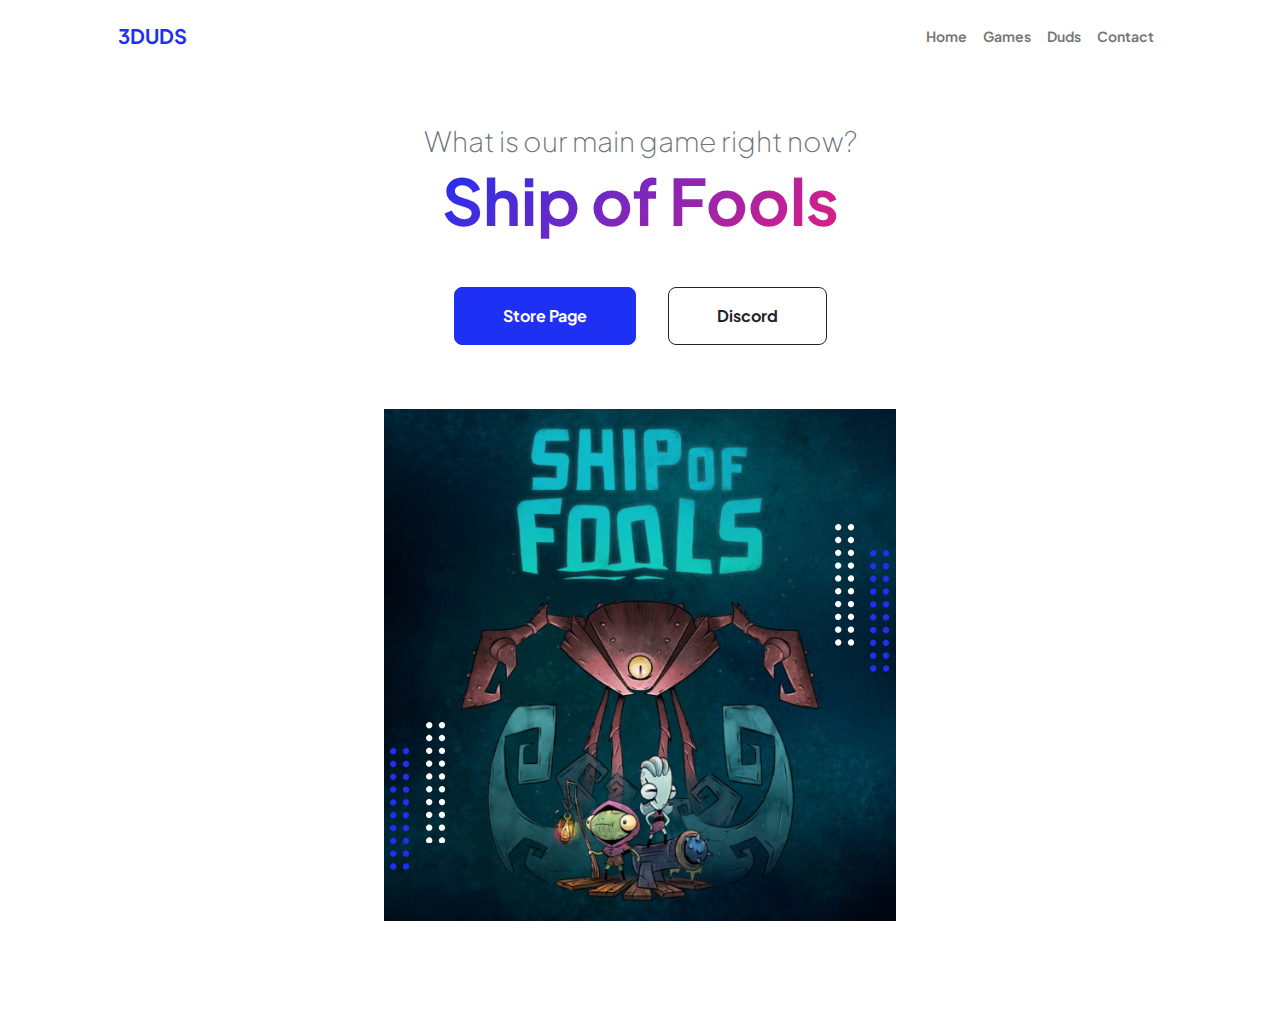
<file: index.html>
<!DOCTYPE html>
<html lang="en">
    <head>
        <meta charset="utf-8" />
        <meta name="viewport" content="width=device-width, initial-scale=1, shrink-to-fit=no" />
        <meta name="description" content="" />
        <meta name="author" content="" />
        <title>3DUDS - We are gamers</title>
        <!-- Favicon-->
        <link rel="icon" type="image/x-icon" href="assets/favicon.ico" />
        <!-- Custom Google font-->
        <link rel="preconnect" href="https://fonts.googleapis.com" />
        <link rel="preconnect" href="https://fonts.gstatic.com" crossorigin />
        <link href="https://fonts.googleapis.com/css2?family=Plus+Jakarta+Sans:wght@100;200;300;400;500;600;700;800;900&amp;display=swap" rel="stylesheet" />
        <!-- Bootstrap icons-->
        <link href="https://cdn.jsdelivr.net/npm/bootstrap-icons@1.8.1/font/bootstrap-icons.css" rel="stylesheet" />
        <!-- Core theme CSS (includes Bootstrap)-->
        <link href="css/styles.css" rel="stylesheet" />
    </head>
    <body class="d-flex flex-column h-100">
        <main class="flex-shrink-0">
            <!-- Navigation-->
            <nav class="navbar navbar-expand-lg navbar-light bg-white py-3">
                <div class="container px-5">
                    <a class="navbar-brand" href="index.html"><span class="fw-bolder text-primary">3DUDS</span></a>
                    <button class="navbar-toggler" type="button" data-bs-toggle="collapse" data-bs-target="#navbarSupportedContent" aria-controls="navbarSupportedContent" aria-expanded="false" aria-label="Toggle navigation"><span class="navbar-toggler-icon"></span></button>
                    <div class="collapse navbar-collapse" id="navbarSupportedContent">
                        <ul class="navbar-nav ms-auto mb-2 mb-lg-0 small fw-bolder">
                            <li class="nav-item"><a class="nav-link" href="index.html">Home</a></li>
                            <li class="nav-item"><a class="nav-link" href="games.html">Games</a></li>
                            <li class="nav-item"><a class="nav-link" href="duds.html">Duds</a></li>
                            <li class="nav-item"><a class="nav-link" href="contact.html">Contact</a></li>
                        </ul>
                    </div>
                </div>
            </nav>
            <!-- Header-->
            <header class="py-5">
                <div class="container px-5 pb-5">
                    <div class="row gx-5 align-items-center">
                        <div class="col-xxl-5">
                            <!-- Header text content-->
                            <div class="text-center text-xxl-start">
                                <!-- <div class="badge bg-gradient-primary-to-secondary text-white mb-4"><div class="text-uppercase">DUDS &middot; GAMERS &middot; Marketing</div></div> -->
                                <div class="fs-3 fw-light text-muted">What is our main game right now?</div>
                                <h1 class="display-3 fw-bolder mb-5"><span class="text-gradient d-inline">Ship of Fools</span></h1>
                                <div class="d-grid gap-3 d-sm-flex justify-content-sm-center justify-content-xxl-start mb-3">
                                    <a class="btn btn-primary btn-lg px-5 py-3 me-sm-3 fs-6 fw-bolder" href="https://store.steampowered.com/app/1286580/Ship_of_Fools/">Store Page</a>
                                    <a class="btn btn-outline-dark btn-lg px-5 py-3 fs-6 fw-bolder" href="https://discord.gg/cPXt6R4M">Discord</a>
                                </div>
                            </div>
                        </div>
                        <div class="col-xxl-7">
                            <!-- Header profile picture-->
                            <div class="d-flex justify-content-center mt-5 mt-xxl-0">
                                <div class="profile bg-gradient-primary-to-secondary">
                                    <!-- TIP: For best results, use a photo with a transparent background like the demo example below-->
                                    <!-- Watch a tutorial on how to do this on YouTube (link)-->
                                    <img class="profile-img" src="assets/ship-of-fools.jpg" alt="..." />
                                    <div class="dots-1">
                                        <!-- SVG Dots-->
                                        <svg version="1.1" xmlns="http://www.w3.org/2000/svg" xmlns:xlink="http://www.w3.org/1999/xlink" x="0px" y="0px" viewBox="0 0 191.6 1215.4" style="enable-background: new 0 0 191.6 1215.4" xml:space="preserve">
                                            <g transform="translate(0.000000,1280.000000) scale(0.100000,-0.100000)">
                                                <path d="M227.7,12788.6c-105-35-200-141-222-248c-43-206,163-412,369-369c155,32,275,190,260,339c-11,105-90,213-190,262        C383.7,12801.6,289.7,12808.6,227.7,12788.6z"></path>
                                                <path d="M1507.7,12788.6c-151-50-253-216-222-362c25-119,136-230,254-255c194-41,395,142,375,339c-11,105-90,213-190,262        C1663.7,12801.6,1569.7,12808.6,1507.7,12788.6z"></path>
                                                <path d="M227.7,11508.6c-105-35-200-141-222-248c-43-206,163-412,369-369c155,32,275,190,260,339c-11,105-90,213-190,262        C383.7,11521.6,289.7,11528.6,227.7,11508.6z"></path>
                                                <path d="M1507.7,11508.6c-151-50-253-216-222-362c25-119,136-230,254-255c194-41,395,142,375,339c-11,105-90,213-190,262        C1663.7,11521.6,1569.7,11528.6,1507.7,11508.6z"></path>
                                                <path d="M227.7,10228.6c-105-35-200-141-222-248c-43-206,163-412,369-369c155,32,275,190,260,339c-11,105-90,213-190,262        C383.7,10241.6,289.7,10248.6,227.7,10228.6z"></path>
                                                <path d="M1507.7,10228.6c-105-35-200-141-222-248c-43-206,163-412,369-369c155,32,275,190,260,339c-11,105-90,213-190,262        C1663.7,10241.6,1569.7,10248.6,1507.7,10228.6z"></path>
                                                <path d="M227.7,8948.6c-105-35-200-141-222-248c-43-206,163-412,369-369c155,32,275,190,260,339c-11,105-90,213-190,262        C383.7,8961.6,289.7,8968.6,227.7,8948.6z"></path>
                                                <path d="M1507.7,8948.6c-105-35-200-141-222-248c-43-206,163-412,369-369c155,32,275,190,260,339c-11,105-90,213-190,262        C1663.7,8961.6,1569.7,8968.6,1507.7,8948.6z"></path>
                                                <path d="M227.7,7668.6c-105-35-200-141-222-248c-43-206,163-412,369-369c155,32,275,190,260,339c-11,105-90,213-190,262        C383.7,7681.6,289.7,7688.6,227.7,7668.6z"></path>
                                                <path d="M1507.7,7668.6c-105-35-200-141-222-248c-43-206,163-412,369-369c155,32,275,190,260,339c-11,105-90,213-190,262        C1663.7,7681.6,1569.7,7688.6,1507.7,7668.6z"></path>
                                                <path d="M227.7,6388.6c-105-35-200-141-222-248c-43-206,163-412,369-369c155,32,275,190,260,339c-11,105-90,213-190,262        C383.7,6401.6,289.7,6408.6,227.7,6388.6z"></path>
                                                <path d="M1507.7,6388.6c-105-35-200-141-222-248c-43-206,163-412,369-369c155,32,275,190,260,339c-11,105-90,213-190,262        C1663.7,6401.6,1569.7,6408.6,1507.7,6388.6z"></path>
                                                <path d="M227.7,5108.6c-105-35-200-141-222-248c-43-206,163-412,369-369c155,32,275,190,260,339c-11,105-90,213-190,262        C383.7,5121.6,289.7,5128.6,227.7,5108.6z"></path>
                                                <path d="M1507.7,5108.6c-105-35-200-141-222-248c-43-206,163-412,369-369c155,32,275,190,260,339c-11,105-90,213-190,262        C1663.7,5121.6,1569.7,5128.6,1507.7,5108.6z"></path>
                                                <path d="M227.7,3828.6c-105-35-200-141-222-248c-43-206,163-412,369-369c155,32,275,190,260,339c-11,105-90,213-190,262        C383.7,3841.6,289.7,3848.6,227.7,3828.6z"></path>
                                                <path d="M1507.7,3828.6c-105-35-200-141-222-248c-43-206,163-412,369-369c155,32,275,190,260,339c-11,105-90,213-190,262        C1663.7,3841.6,1569.7,3848.6,1507.7,3828.6z"></path>
                                                <path d="M227.7,2548.6c-105-35-200-141-222-248c-43-206,163-412,369-369c155,32,275,190,260,339c-11,105-90,213-190,262        C383.7,2561.6,289.7,2568.6,227.7,2548.6z"></path>
                                                <path d="M1507.7,2548.6c-105-35-200-141-222-248c-43-206,163-412,369-369c155,32,275,190,260,339c-11,105-90,213-190,262        C1663.7,2561.6,1569.7,2568.6,1507.7,2548.6z"></path>
                                                <path d="M227.7,1268.6c-105-35-200-141-222-248c-43-206,163-412,369-369c155,32,275,190,260,339c-11,105-90,213-190,262        C383.7,1281.6,289.7,1288.6,227.7,1268.6z"></path>
                                                <path d="M1507.7,1268.6c-105-35-200-141-222-248c-43-206,163-412,369-369c155,32,275,190,260,339c-11,105-90,213-190,262        C1663.7,1281.6,1569.7,1288.6,1507.7,1268.6z"></path>
                                            </g>
                                        </svg>
                                        <!-- END of SVG dots-->
                                    </div>
                                    <div class="dots-2">
                                        <!-- SVG Dots-->
                                        <svg version="1.1" xmlns="http://www.w3.org/2000/svg" xmlns:xlink="http://www.w3.org/1999/xlink" x="0px" y="0px" viewBox="0 0 191.6 1215.4" style="enable-background: new 0 0 191.6 1215.4" xml:space="preserve">
                                            <g transform="translate(0.000000,1280.000000) scale(0.100000,-0.100000)">
                                                <path d="M227.7,12788.6c-105-35-200-141-222-248c-43-206,163-412,369-369c155,32,275,190,260,339c-11,105-90,213-190,262        C383.7,12801.6,289.7,12808.6,227.7,12788.6z"></path>
                                                <path d="M1507.7,12788.6c-151-50-253-216-222-362c25-119,136-230,254-255c194-41,395,142,375,339c-11,105-90,213-190,262        C1663.7,12801.6,1569.7,12808.6,1507.7,12788.6z"></path>
                                                <path d="M227.7,11508.6c-105-35-200-141-222-248c-43-206,163-412,369-369c155,32,275,190,260,339c-11,105-90,213-190,262        C383.7,11521.6,289.7,11528.6,227.7,11508.6z"></path>
                                                <path d="M1507.7,11508.6c-151-50-253-216-222-362c25-119,136-230,254-255c194-41,395,142,375,339c-11,105-90,213-190,262        C1663.7,11521.6,1569.7,11528.6,1507.7,11508.6z"></path>
                                                <path d="M227.7,10228.6c-105-35-200-141-222-248c-43-206,163-412,369-369c155,32,275,190,260,339c-11,105-90,213-190,262        C383.7,10241.6,289.7,10248.6,227.7,10228.6z"></path>
                                                <path d="M1507.7,10228.6c-105-35-200-141-222-248c-43-206,163-412,369-369c155,32,275,190,260,339c-11,105-90,213-190,262        C1663.7,10241.6,1569.7,10248.6,1507.7,10228.6z"></path>
                                                <path d="M227.7,8948.6c-105-35-200-141-222-248c-43-206,163-412,369-369c155,32,275,190,260,339c-11,105-90,213-190,262        C383.7,8961.6,289.7,8968.6,227.7,8948.6z"></path>
                                                <path d="M1507.7,8948.6c-105-35-200-141-222-248c-43-206,163-412,369-369c155,32,275,190,260,339c-11,105-90,213-190,262        C1663.7,8961.6,1569.7,8968.6,1507.7,8948.6z"></path>
                                                <path d="M227.7,7668.6c-105-35-200-141-222-248c-43-206,163-412,369-369c155,32,275,190,260,339c-11,105-90,213-190,262        C383.7,7681.6,289.7,7688.6,227.7,7668.6z"></path>
                                                <path d="M1507.7,7668.6c-105-35-200-141-222-248c-43-206,163-412,369-369c155,32,275,190,260,339c-11,105-90,213-190,262        C1663.7,7681.6,1569.7,7688.6,1507.7,7668.6z"></path>
                                                <path d="M227.7,6388.6c-105-35-200-141-222-248c-43-206,163-412,369-369c155,32,275,190,260,339c-11,105-90,213-190,262        C383.7,6401.6,289.7,6408.6,227.7,6388.6z"></path>
                                                <path d="M1507.7,6388.6c-105-35-200-141-222-248c-43-206,163-412,369-369c155,32,275,190,260,339c-11,105-90,213-190,262        C1663.7,6401.6,1569.7,6408.6,1507.7,6388.6z"></path>
                                                <path d="M227.7,5108.6c-105-35-200-141-222-248c-43-206,163-412,369-369c155,32,275,190,260,339c-11,105-90,213-190,262        C383.7,5121.6,289.7,5128.6,227.7,5108.6z"></path>
                                                <path d="M1507.7,5108.6c-105-35-200-141-222-248c-43-206,163-412,369-369c155,32,275,190,260,339c-11,105-90,213-190,262        C1663.7,5121.6,1569.7,5128.6,1507.7,5108.6z"></path>
                                                <path d="M227.7,3828.6c-105-35-200-141-222-248c-43-206,163-412,369-369c155,32,275,190,260,339c-11,105-90,213-190,262        C383.7,3841.6,289.7,3848.6,227.7,3828.6z"></path>
                                                <path d="M1507.7,3828.6c-105-35-200-141-222-248c-43-206,163-412,369-369c155,32,275,190,260,339c-11,105-90,213-190,262        C1663.7,3841.6,1569.7,3848.6,1507.7,3828.6z"></path>
                                                <path d="M227.7,2548.6c-105-35-200-141-222-248c-43-206,163-412,369-369c155,32,275,190,260,339c-11,105-90,213-190,262        C383.7,2561.6,289.7,2568.6,227.7,2548.6z"></path>
                                                <path d="M1507.7,2548.6c-105-35-200-141-222-248c-43-206,163-412,369-369c155,32,275,190,260,339c-11,105-90,213-190,262        C1663.7,2561.6,1569.7,2568.6,1507.7,2548.6z"></path>
                                                <path d="M227.7,1268.6c-105-35-200-141-222-248c-43-206,163-412,369-369c155,32,275,190,260,339c-11,105-90,213-190,262        C383.7,1281.6,289.7,1288.6,227.7,1268.6z"></path>
                                                <path d="M1507.7,1268.6c-105-35-200-141-222-248c-43-206,163-412,369-369c155,32,275,190,260,339c-11,105-90,213-190,262        C1663.7,1281.6,1569.7,1288.6,1507.7,1268.6z"></path>
                                            </g>
                                        </svg>
                                        <!-- END of SVG dots-->
                                    </div>
                                    <div class="dots-3">
                                        <!-- SVG Dots-->
                                        <svg version="1.1" xmlns="http://www.w3.org/2000/svg" xmlns:xlink="http://www.w3.org/1999/xlink" x="0px" y="0px" viewBox="0 0 191.6 1215.4" style="enable-background: new 0 0 191.6 1215.4" xml:space="preserve">
                                            <g transform="translate(0.000000,1280.000000) scale(0.100000,-0.100000)">
                                                <path d="M227.7,12788.6c-105-35-200-141-222-248c-43-206,163-412,369-369c155,32,275,190,260,339c-11,105-90,213-190,262        C383.7,12801.6,289.7,12808.6,227.7,12788.6z"></path>
                                                <path d="M1507.7,12788.6c-151-50-253-216-222-362c25-119,136-230,254-255c194-41,395,142,375,339c-11,105-90,213-190,262        C1663.7,12801.6,1569.7,12808.6,1507.7,12788.6z"></path>
                                                <path d="M227.7,11508.6c-105-35-200-141-222-248c-43-206,163-412,369-369c155,32,275,190,260,339c-11,105-90,213-190,262        C383.7,11521.6,289.7,11528.6,227.7,11508.6z"></path>
                                                <path d="M1507.7,11508.6c-151-50-253-216-222-362c25-119,136-230,254-255c194-41,395,142,375,339c-11,105-90,213-190,262        C1663.7,11521.6,1569.7,11528.6,1507.7,11508.6z"></path>
                                                <path d="M227.7,10228.6c-105-35-200-141-222-248c-43-206,163-412,369-369c155,32,275,190,260,339c-11,105-90,213-190,262        C383.7,10241.6,289.7,10248.6,227.7,10228.6z"></path>
                                                <path d="M1507.7,10228.6c-105-35-200-141-222-248c-43-206,163-412,369-369c155,32,275,190,260,339c-11,105-90,213-190,262        C1663.7,10241.6,1569.7,10248.6,1507.7,10228.6z"></path>
                                                <path d="M227.7,8948.6c-105-35-200-141-222-248c-43-206,163-412,369-369c155,32,275,190,260,339c-11,105-90,213-190,262        C383.7,8961.6,289.7,8968.6,227.7,8948.6z"></path>
                                                <path d="M1507.7,8948.6c-105-35-200-141-222-248c-43-206,163-412,369-369c155,32,275,190,260,339c-11,105-90,213-190,262        C1663.7,8961.6,1569.7,8968.6,1507.7,8948.6z"></path>
                                                <path d="M227.7,7668.6c-105-35-200-141-222-248c-43-206,163-412,369-369c155,32,275,190,260,339c-11,105-90,213-190,262        C383.7,7681.6,289.7,7688.6,227.7,7668.6z"></path>
                                                <path d="M1507.7,7668.6c-105-35-200-141-222-248c-43-206,163-412,369-369c155,32,275,190,260,339c-11,105-90,213-190,262        C1663.7,7681.6,1569.7,7688.6,1507.7,7668.6z"></path>
                                                <path d="M227.7,6388.6c-105-35-200-141-222-248c-43-206,163-412,369-369c155,32,275,190,260,339c-11,105-90,213-190,262        C383.7,6401.6,289.7,6408.6,227.7,6388.6z"></path>
                                                <path d="M1507.7,6388.6c-105-35-200-141-222-248c-43-206,163-412,369-369c155,32,275,190,260,339c-11,105-90,213-190,262        C1663.7,6401.6,1569.7,6408.6,1507.7,6388.6z"></path>
                                                <path d="M227.7,5108.6c-105-35-200-141-222-248c-43-206,163-412,369-369c155,32,275,190,260,339c-11,105-90,213-190,262        C383.7,5121.6,289.7,5128.6,227.7,5108.6z"></path>
                                                <path d="M1507.7,5108.6c-105-35-200-141-222-248c-43-206,163-412,369-369c155,32,275,190,260,339c-11,105-90,213-190,262        C1663.7,5121.6,1569.7,5128.6,1507.7,5108.6z"></path>
                                                <path d="M227.7,3828.6c-105-35-200-141-222-248c-43-206,163-412,369-369c155,32,275,190,260,339c-11,105-90,213-190,262        C383.7,3841.6,289.7,3848.6,227.7,3828.6z"></path>
                                                <path d="M1507.7,3828.6c-105-35-200-141-222-248c-43-206,163-412,369-369c155,32,275,190,260,339c-11,105-90,213-190,262        C1663.7,3841.6,1569.7,3848.6,1507.7,3828.6z"></path>
                                                <path d="M227.7,2548.6c-105-35-200-141-222-248c-43-206,163-412,369-369c155,32,275,190,260,339c-11,105-90,213-190,262        C383.7,2561.6,289.7,2568.6,227.7,2548.6z"></path>
                                                <path d="M1507.7,2548.6c-105-35-200-141-222-248c-43-206,163-412,369-369c155,32,275,190,260,339c-11,105-90,213-190,262        C1663.7,2561.6,1569.7,2568.6,1507.7,2548.6z"></path>
                                                <path d="M227.7,1268.6c-105-35-200-141-222-248c-43-206,163-412,369-369c155,32,275,190,260,339c-11,105-90,213-190,262        C383.7,1281.6,289.7,1288.6,227.7,1268.6z"></path>
                                                <path d="M1507.7,1268.6c-105-35-200-141-222-248c-43-206,163-412,369-369c155,32,275,190,260,339c-11,105-90,213-190,262        C1663.7,1281.6,1569.7,1288.6,1507.7,1268.6z"></path>
                                            </g>
                                        </svg>
                                        <!-- END of SVG dots-->
                                    </div>
                                    <div class="dots-4">
                                        <!-- SVG Dots-->
                                        <svg version="1.1" xmlns="http://www.w3.org/2000/svg" xmlns:xlink="http://www.w3.org/1999/xlink" x="0px" y="0px" viewBox="0 0 191.6 1215.4" style="enable-background: new 0 0 191.6 1215.4" xml:space="preserve">
                                            <g transform="translate(0.000000,1280.000000) scale(0.100000,-0.100000)">
                                                <path d="M227.7,12788.6c-105-35-200-141-222-248c-43-206,163-412,369-369c155,32,275,190,260,339c-11,105-90,213-190,262        C383.7,12801.6,289.7,12808.6,227.7,12788.6z"></path>
                                                <path d="M1507.7,12788.6c-151-50-253-216-222-362c25-119,136-230,254-255c194-41,395,142,375,339c-11,105-90,213-190,262        C1663.7,12801.6,1569.7,12808.6,1507.7,12788.6z"></path>
                                                <path d="M227.7,11508.6c-105-35-200-141-222-248c-43-206,163-412,369-369c155,32,275,190,260,339c-11,105-90,213-190,262        C383.7,11521.6,289.7,11528.6,227.7,11508.6z"></path>
                                                <path d="M1507.7,11508.6c-151-50-253-216-222-362c25-119,136-230,254-255c194-41,395,142,375,339c-11,105-90,213-190,262        C1663.7,11521.6,1569.7,11528.6,1507.7,11508.6z"></path>
                                                <path d="M227.7,10228.6c-105-35-200-141-222-248c-43-206,163-412,369-369c155,32,275,190,260,339c-11,105-90,213-190,262        C383.7,10241.6,289.7,10248.6,227.7,10228.6z"></path>
                                                <path d="M1507.7,10228.6c-105-35-200-141-222-248c-43-206,163-412,369-369c155,32,275,190,260,339c-11,105-90,213-190,262        C1663.7,10241.6,1569.7,10248.6,1507.7,10228.6z"></path>
                                                <path d="M227.7,8948.6c-105-35-200-141-222-248c-43-206,163-412,369-369c155,32,275,190,260,339c-11,105-90,213-190,262        C383.7,8961.6,289.7,8968.6,227.7,8948.6z"></path>
                                                <path d="M1507.7,8948.6c-105-35-200-141-222-248c-43-206,163-412,369-369c155,32,275,190,260,339c-11,105-90,213-190,262        C1663.7,8961.6,1569.7,8968.6,1507.7,8948.6z"></path>
                                                <path d="M227.7,7668.6c-105-35-200-141-222-248c-43-206,163-412,369-369c155,32,275,190,260,339c-11,105-90,213-190,262        C383.7,7681.6,289.7,7688.6,227.7,7668.6z"></path>
                                                <path d="M1507.7,7668.6c-105-35-200-141-222-248c-43-206,163-412,369-369c155,32,275,190,260,339c-11,105-90,213-190,262        C1663.7,7681.6,1569.7,7688.6,1507.7,7668.6z"></path>
                                                <path d="M227.7,6388.6c-105-35-200-141-222-248c-43-206,163-412,369-369c155,32,275,190,260,339c-11,105-90,213-190,262        C383.7,6401.6,289.7,6408.6,227.7,6388.6z"></path>
                                                <path d="M1507.7,6388.6c-105-35-200-141-222-248c-43-206,163-412,369-369c155,32,275,190,260,339c-11,105-90,213-190,262        C1663.7,6401.6,1569.7,6408.6,1507.7,6388.6z"></path>
                                                <path d="M227.7,5108.6c-105-35-200-141-222-248c-43-206,163-412,369-369c155,32,275,190,260,339c-11,105-90,213-190,262        C383.7,5121.6,289.7,5128.6,227.7,5108.6z"></path>
                                                <path d="M1507.7,5108.6c-105-35-200-141-222-248c-43-206,163-412,369-369c155,32,275,190,260,339c-11,105-90,213-190,262        C1663.7,5121.6,1569.7,5128.6,1507.7,5108.6z"></path>
                                                <path d="M227.7,3828.6c-105-35-200-141-222-248c-43-206,163-412,369-369c155,32,275,190,260,339c-11,105-90,213-190,262        C383.7,3841.6,289.7,3848.6,227.7,3828.6z"></path>
                                                <path d="M1507.7,3828.6c-105-35-200-141-222-248c-43-206,163-412,369-369c155,32,275,190,260,339c-11,105-90,213-190,262        C1663.7,3841.6,1569.7,3848.6,1507.7,3828.6z"></path>
                                                <path d="M227.7,2548.6c-105-35-200-141-222-248c-43-206,163-412,369-369c155,32,275,190,260,339c-11,105-90,213-190,262        C383.7,2561.6,289.7,2568.6,227.7,2548.6z"></path>
                                                <path d="M1507.7,2548.6c-105-35-200-141-222-248c-43-206,163-412,369-369c155,32,275,190,260,339c-11,105-90,213-190,262        C1663.7,2561.6,1569.7,2568.6,1507.7,2548.6z"></path>
                                                <path d="M227.7,1268.6c-105-35-200-141-222-248c-43-206,163-412,369-369c155,32,275,190,260,339c-11,105-90,213-190,262        C383.7,1281.6,289.7,1288.6,227.7,1268.6z"></path>
                                                <path d="M1507.7,1268.6c-105-35-200-141-222-248c-43-206,163-412,369-369c155,32,275,190,260,339c-11,105-90,213-190,262        C1663.7,1281.6,1569.7,1288.6,1507.7,1268.6z"></path>
                                            </g>
                                        </svg>
                                        <!-- END of SVG dots-->
                                    </div>
                                </div>
                            </div>
                        </div>
                    </div>
                </div>
            </header>
        </main>
        <!-- Bootstrap core JS-->
        <script src="https://cdn.jsdelivr.net/npm/bootstrap@5.2.3/dist/js/bootstrap.bundle.min.js"></script>
        <!-- Core theme JS-->
        <script src="js/scripts.js"></script>
    </body>
</html>
</file>
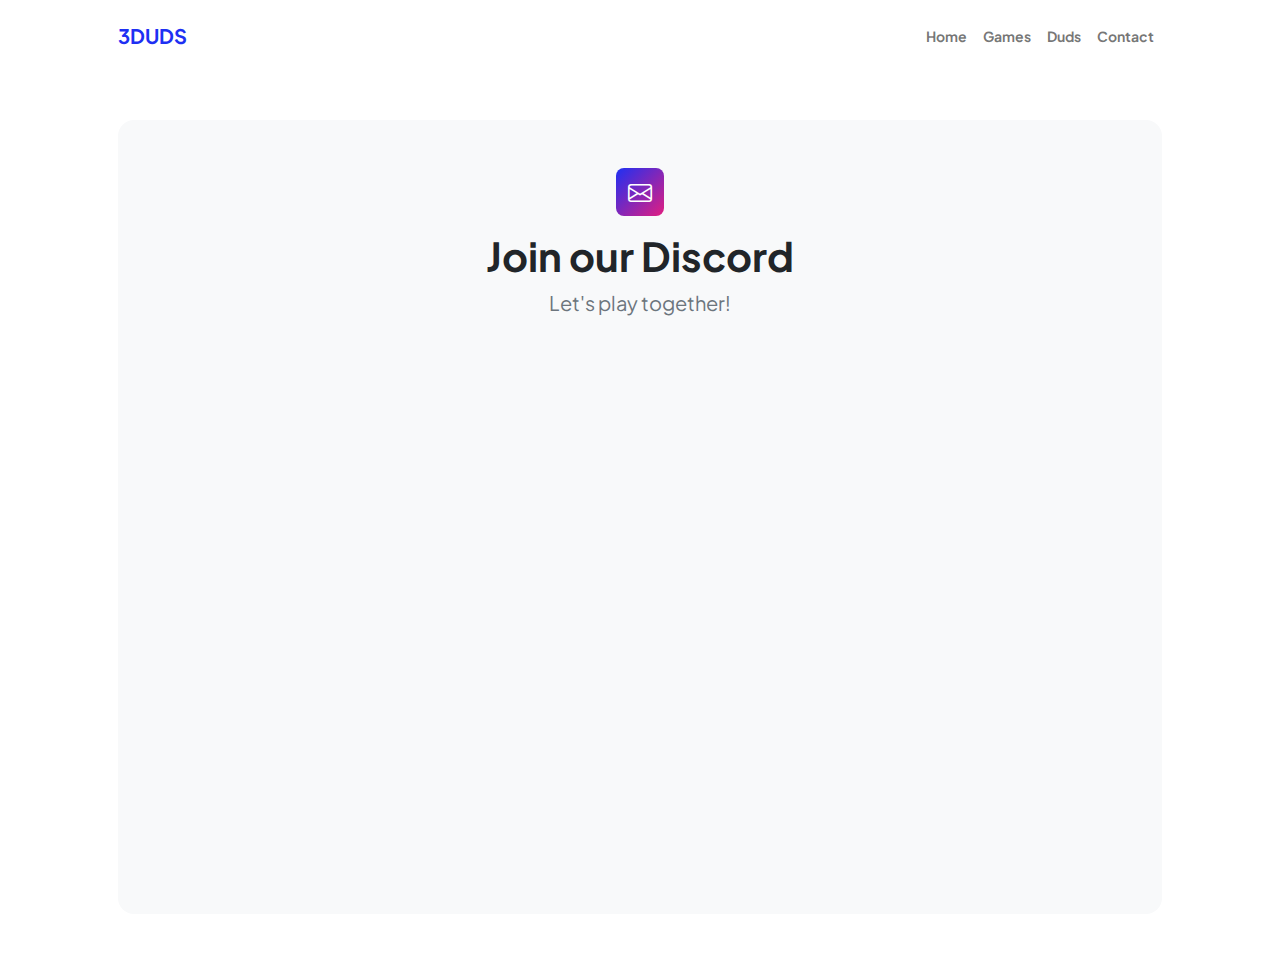
<file: contact.html>
<!DOCTYPE html>
<html lang="en">
    <head>
        <meta charset="utf-8" />
        <meta name="viewport" content="width=device-width, initial-scale=1, shrink-to-fit=no" />
        <meta name="description" content />
        <meta name="author" content />
        <title>3DUDS - We are gamers</title>
        <!-- Favicon-->
        <link rel="icon" type="image/x-icon" href="assets/favicon.ico" />
        <!-- Custom Google font-->
        <link rel="preconnect" href="https://fonts.googleapis.com" />
        <link rel="preconnect" href="https://fonts.gstatic.com" crossorigin />
        <link href="https://fonts.googleapis.com/css2?family=Plus+Jakarta+Sans:wght@100;200;300;400;500;600;700;800;900&amp;display=swap" rel="stylesheet" />
        <!-- Bootstrap icons-->
        <link href="https://cdn.jsdelivr.net/npm/bootstrap-icons@1.8.1/font/bootstrap-icons.css" rel="stylesheet" />
        <!-- Core theme CSS (includes Bootstrap)-->
        <link href="css/styles.css" rel="stylesheet" />
    </head>
    <body class="d-flex flex-column">
        <main class="flex-shrink-0">
            <!-- Navigation-->
            <nav class="navbar navbar-expand-lg navbar-light bg-white py-3">
                <div class="container px-5">
                    <a class="navbar-brand" href="index.html"><span class="fw-bolder text-primary">3DUDS</span></a>
                    <button class="navbar-toggler" type="button" data-bs-toggle="collapse" data-bs-target="#navbarSupportedContent" aria-controls="navbarSupportedContent" aria-expanded="false" aria-label="Toggle navigation"><span class="navbar-toggler-icon"></span></button>
                    <div class="collapse navbar-collapse" id="navbarSupportedContent">
                        <ul class="navbar-nav ms-auto mb-2 mb-lg-0 small fw-bolder">
                            <li class="nav-item"><a class="nav-link" href="index.html">Home</a></li>
                            <li class="nav-item"><a class="nav-link" href="games.html">Games</a></li>
                            <li class="nav-item"><a class="nav-link" href="duds.html">Duds</a></li>
                            <li class="nav-item"><a class="nav-link" href="contact.html">Contact</a></li>
                        </ul>
                    </div>
                </div>
            </nav>
            <!-- Page content-->
            <section class="py-5">
                <div class="container px-5">
                    <!-- Contact form-->
                    <div class="bg-light rounded-4 py-5 px-4 px-md-5">
                        <div class="text-center mb-5">
                            <div class="feature bg-primary bg-gradient-primary-to-secondary text-white rounded-3 mb-3"><i class="bi bi-envelope"></i></div>
                            <h1 class="fw-bolder">Join our Discord</h1>
                            <p class="lead fw-normal text-muted mb-0">Let's play together!</p>
                        </div>
                        <div class="row gx-5 justify-content-center">
                                <iframe src="https://discord.com/widget?id=232626112235044866&theme=dark" width="350" height="500" allowtransparency="true" frameborder="0" sandbox="allow-popups allow-popups-to-escape-sandbox allow-same-origin allow-scripts"></iframe>
                            </div>
                        </div>
                    </div>
                </div>
            </section>
        </main>
        <!-- Bootstrap core JS-->
        <script src="https://cdn.jsdelivr.net/npm/bootstrap@5.2.3/dist/js/bootstrap.bundle.min.js"></script>
        <!-- Core theme JS-->
        <script src="js/scripts.js"></script>
        <script src="https://cdn.startbootstrap.com/sb-forms-latest.js"></script>
    </body>
</html>
</file>
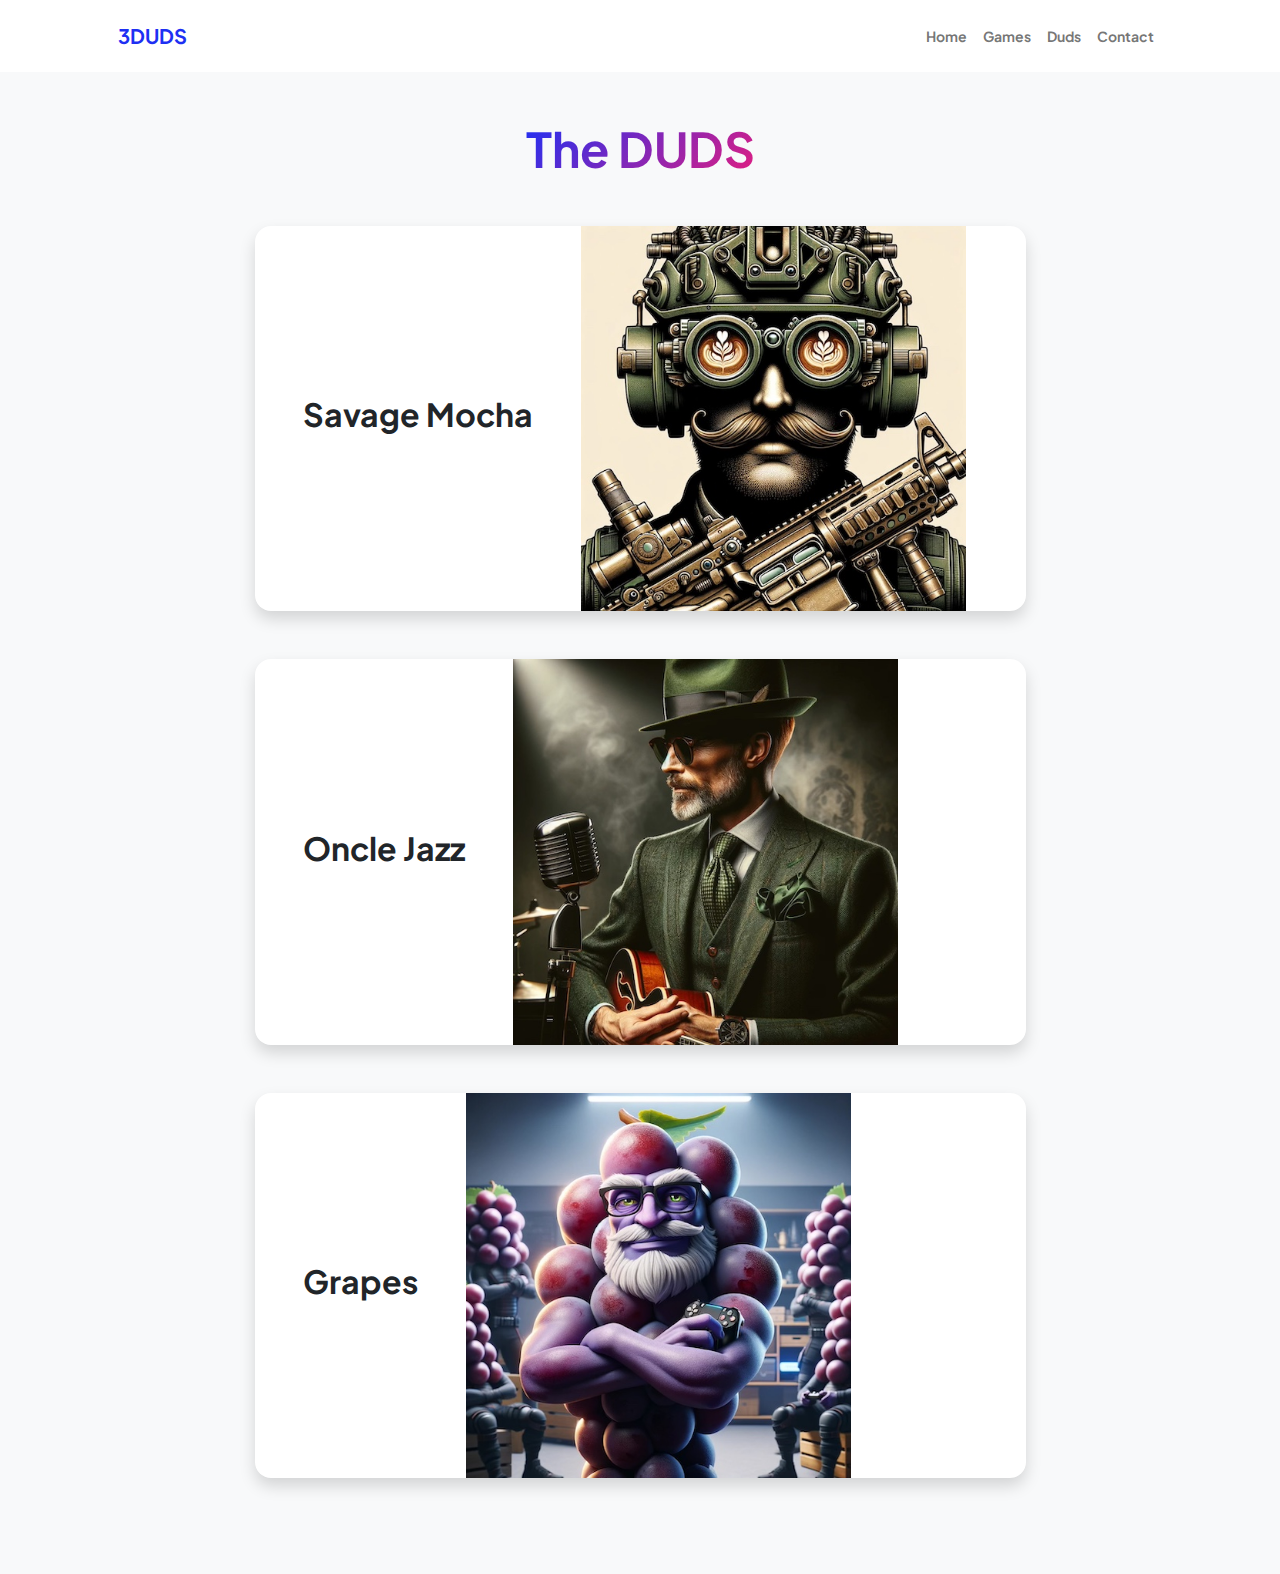
<file: duds.html>
<!DOCTYPE html>
<html lang="en">
    <head>
        <meta charset="utf-8" />
        <meta name="viewport" content="width=device-width, initial-scale=1, shrink-to-fit=no" />
        <meta name="description" content="" />
        <meta name="author" content="" />
        <title>3DUDS - We are gamers</title>
        <!-- Favicon-->
        <link rel="icon" type="image/x-icon" href="assets/favicon.ico" />
        <!-- Custom Google font-->
        <link rel="preconnect" href="https://fonts.googleapis.com" />
        <link rel="preconnect" href="https://fonts.gstatic.com" crossorigin />
        <link href="https://fonts.googleapis.com/css2?family=Plus+Jakarta+Sans:wght@100;200;300;400;500;600;700;800;900&amp;display=swap" rel="stylesheet" />
        <!-- Bootstrap icons-->
        <link href="https://cdn.jsdelivr.net/npm/bootstrap-icons@1.8.1/font/bootstrap-icons.css" rel="stylesheet" />
        <!-- Core theme CSS (includes Bootstrap)-->
        <link href="css/styles.css" rel="stylesheet" />
    </head>
    <body class="d-flex flex-column h-100 bg-light">
        <main class="flex-shrink-0">
            <!-- Navigation-->
            <nav class="navbar navbar-expand-lg navbar-light bg-white py-3">
                <div class="container px-5">
                    <a class="navbar-brand" href="index.html"><span class="fw-bolder text-primary">3DUDS</span></a>
                    <button class="navbar-toggler" type="button" data-bs-toggle="collapse" data-bs-target="#navbarSupportedContent" aria-controls="navbarSupportedContent" aria-expanded="false" aria-label="Toggle navigation"><span class="navbar-toggler-icon"></span></button>
                    <div class="collapse navbar-collapse" id="navbarSupportedContent">
                        <ul class="navbar-nav ms-auto mb-2 mb-lg-0 small fw-bolder">
                            <li class="nav-item"><a class="nav-link" href="index.html">Home</a></li>
                            <li class="nav-item"><a class="nav-link" href="games.html">Games</a></li>
                            <li class="nav-item"><a class="nav-link" href="duds.html">Duds</a></li>
                            <li class="nav-item"><a class="nav-link" href="contact.html">Contact</a></li>
                        </ul>
                    </div>
                </div>
            </nav>
            <!-- Projects Section-->
            <section class="py-5">
                <div class="container px-5 mb-5">
                    <div class="text-center mb-5">
                        <h1 class="display-5 fw-bolder mb-0"><span class="text-gradient d-inline">The DUDS</span></h1>
                    </div>
                    <div class="row gx-5 justify-content-center">
                        <div class="col-lg-11 col-xl-9 col-xxl-8">
                            <!-- DUD Card 1-->
                            <div class="card overflow-hidden shadow rounded-4 border-0 mb-5">
                                <div class="card-body p-0">
                                    <div class="d-flex align-items-center">
                                        <div class="p-5">
                                            <h2 class="fw-bolder">Savage Mocha</h2>
                                        </div>
                                        <img class="img-fluid" src="./assets/savage_mocha.jpeg" alt="..." />
                                    </div>
                                </div>
                            </div>
                            <!-- DUD Card 2-->
                            <div class="card overflow-hidden shadow rounded-4 border-0">
                                <div class="card-body p-0">
                                    <div class="d-flex align-items-center">
                                        <div class="p-5">
                                            <h2 class="fw-bolder">Oncle Jazz</h2>
                                        </div>
                                        <img class="img-fluid" src="./assets/oncle_jazz.jpeg" alt="..." />
                                    </div>
                                </div>
                            </div>
                            <!-- DUD Card 3-->
                            <div class="card overflow-hidden shadow rounded-4 border-0 mb-5">
                                <div class="card-body p-0">
                                    <div class="d-flex align-items-center">
                                    </div>
                                </div>
                            </div>
                            <div class="card overflow-hidden shadow rounded-4 border-0">
                                <div class="card-body p-0">
                                    <div class="d-flex align-items-center">
                                        <div class="p-5">
                                            <h2 class="fw-bolder">Grapes</h2>
                                        </div>
                                        <img class="img-fluid" src="./assets/grapes.jpeg" alt="..." />
                                    </div>
                                </div>
                            </div>
                        </div>
                    </div>
                </div>
            </section>
        <!-- Bootstrap core JS-->
        <script src="https://cdn.jsdelivr.net/npm/bootstrap@5.2.3/dist/js/bootstrap.bundle.min.js"></script>
        <!-- Core theme JS-->
        <script src="js/scripts.js"></script>
    </body>
</html>
</file>
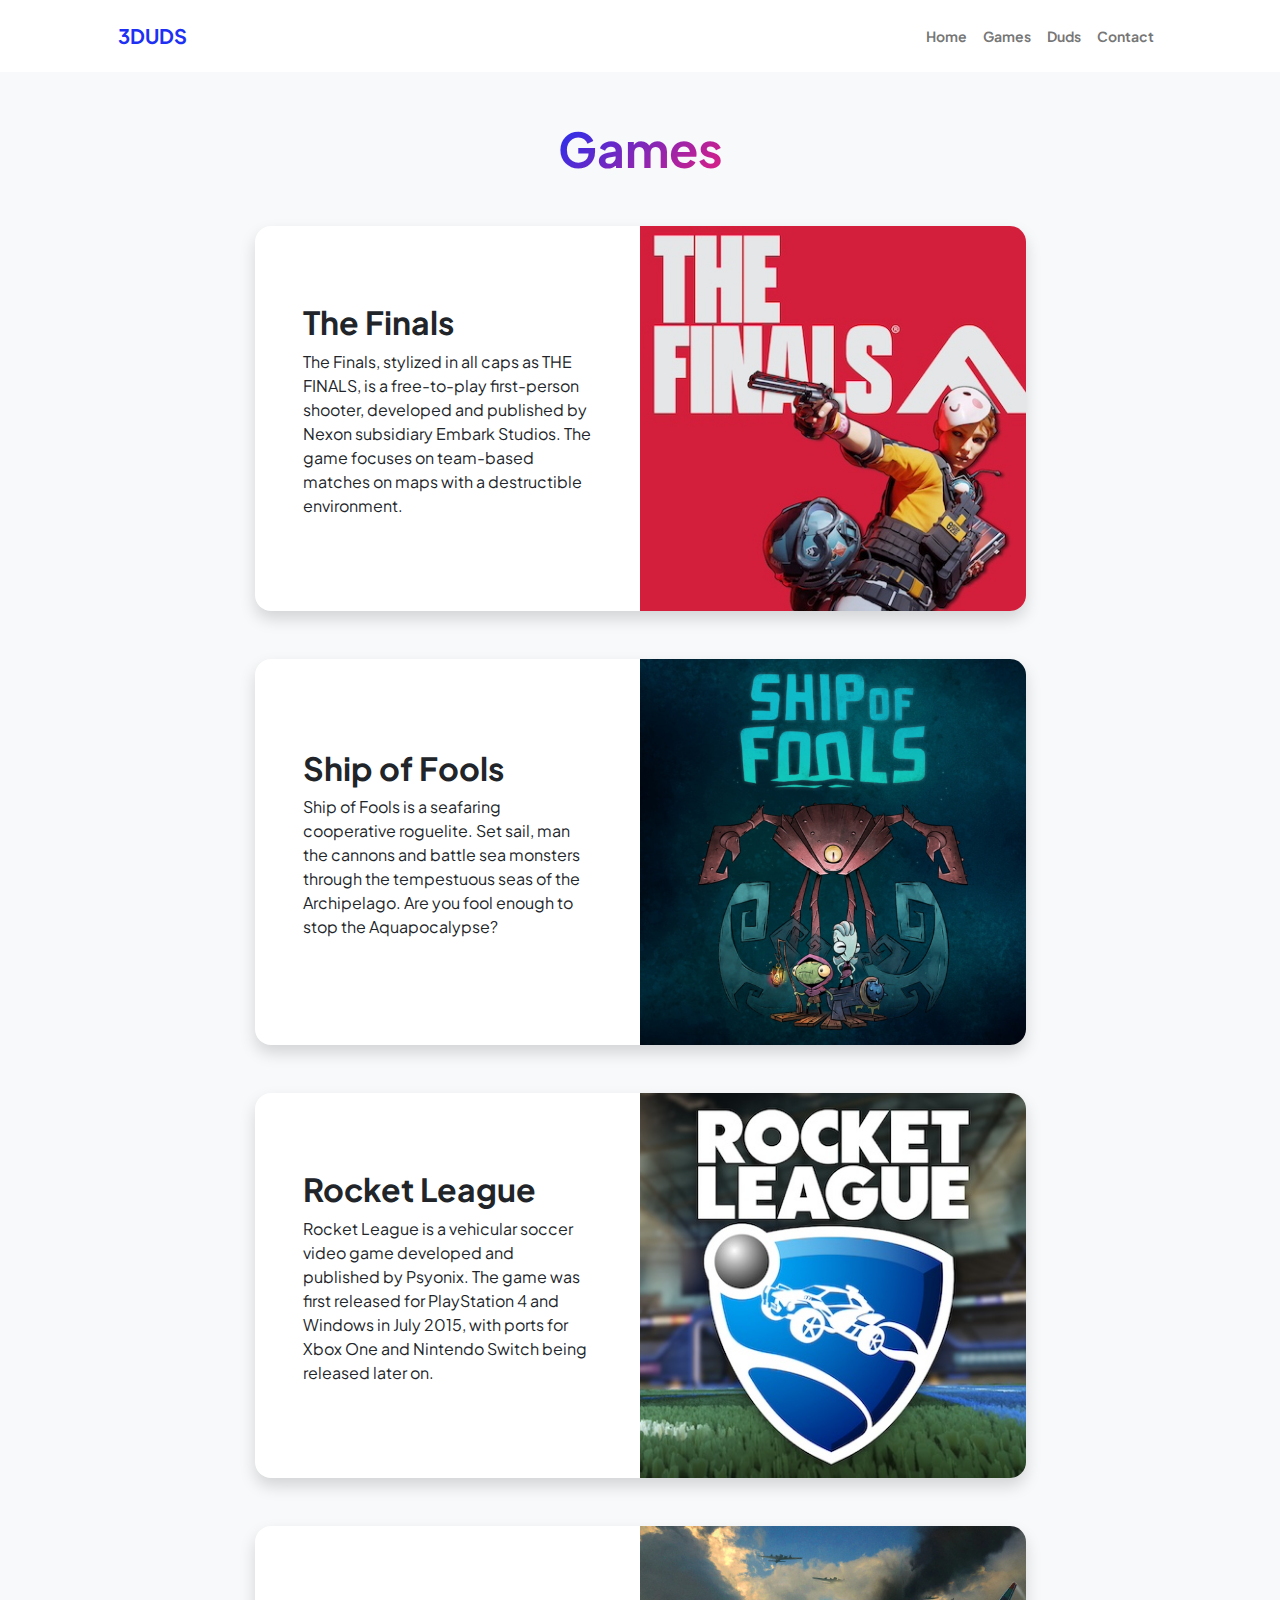
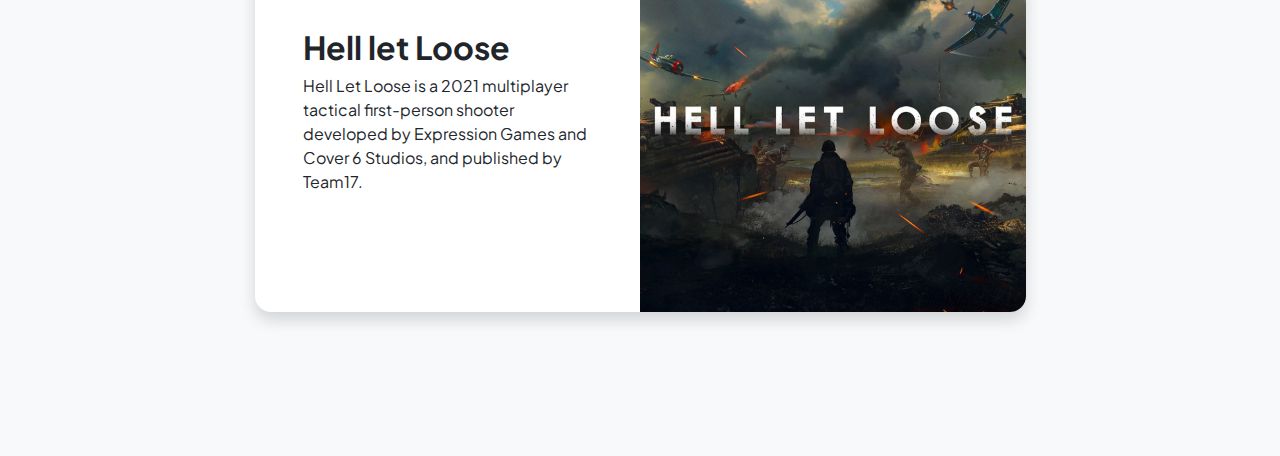
<file: games.html>
<!DOCTYPE html>
<html lang="en">
    <head>
        <meta charset="utf-8" />
        <meta name="viewport" content="width=device-width, initial-scale=1, shrink-to-fit=no" />
        <meta name="description" content="" />
        <meta name="author" content="" />
        <title>3DUDS - We are gamers</title>
        <!-- Favicon-->
        <link rel="icon" type="image/x-icon" href="assets/favicon.ico" />
        <!-- Custom Google font-->
        <link rel="preconnect" href="https://fonts.googleapis.com" />
        <link rel="preconnect" href="https://fonts.gstatic.com" crossorigin />
        <link href="https://fonts.googleapis.com/css2?family=Plus+Jakarta+Sans:wght@100;200;300;400;500;600;700;800;900&amp;display=swap" rel="stylesheet" />
        <!-- Bootstrap icons-->
        <link href="https://cdn.jsdelivr.net/npm/bootstrap-icons@1.8.1/font/bootstrap-icons.css" rel="stylesheet" />
        <!-- Core theme CSS (includes Bootstrap)-->
        <link href="css/styles.css" rel="stylesheet" />
    </head>
    <body class="d-flex flex-column h-100 bg-light">
        <main class="flex-shrink-0">
            <!-- Navigation-->
            <nav class="navbar navbar-expand-lg navbar-light bg-white py-3">
                <div class="container px-5">
                    <a class="navbar-brand" href="index.html"><span class="fw-bolder text-primary">3DUDS</span></a>
                    <button class="navbar-toggler" type="button" data-bs-toggle="collapse" data-bs-target="#navbarSupportedContent" aria-controls="navbarSupportedContent" aria-expanded="false" aria-label="Toggle navigation"><span class="navbar-toggler-icon"></span></button>
                    <div class="collapse navbar-collapse" id="navbarSupportedContent">
                        <ul class="navbar-nav ms-auto mb-2 mb-lg-0 small fw-bolder">
                            <li class="nav-item"><a class="nav-link" href="index.html">Home</a></li>
                            <li class="nav-item"><a class="nav-link" href="games.html">Games</a></li>
                            <li class="nav-item"><a class="nav-link" href="duds.html">Duds</a></li>
                            <li class="nav-item"><a class="nav-link" href="contact.html">Contact</a></li>
                        </ul>
                    </div>
                </div>
            </nav>
            <!-- Projects Section-->
            <section class="py-5">
                <div class="container px-5 mb-5">
                    <div class="text-center mb-5">
                        <h1 class="display-5 fw-bolder mb-0"><span class="text-gradient d-inline">Games</span></h1>
                    </div>
                    <div class="row gx-5 justify-content-center">
                        <div class="col-lg-11 col-xl-9 col-xxl-8">
                            <!-- Project Card 1-->
                            <div class="card overflow-hidden shadow rounded-4 border-0 mb-5">
                                <div class="card-body p-0">
                                    <div class="d-flex align-items-center">
                                        <div class="p-5">
                                            <h2 class="fw-bolder">The Finals</h2>
                                            <p>The Finals, stylized in all caps as THE FINALS, is a free-to-play first-person shooter, developed and published by Nexon subsidiary Embark Studios. The game focuses on team-based matches on maps with a destructible environment.</p>
                                        </div>
                                        <img class="img-fluid" src="./assets/the-finals.jpg" alt="..." />
                                    </div>
                                </div>
                            </div>
                            <!-- Project Card 2-->
                            <div class="card overflow-hidden shadow rounded-4 border-0 mb-5">
                                <div class="card-body p-0">
                                    <div class="d-flex align-items-center">
                                        <div class="p-5">
                                            <h2 class="fw-bolder">Ship of Fools</h2>
                                            <p>Ship of Fools is a seafaring cooperative roguelite. Set sail, man the cannons and battle sea monsters through the tempestuous seas of the Archipelago. Are you fool enough to stop the Aquapocalypse? </p>
                                        </div>
                                        <img class="img-fluid" src="./assets/ship-of-fools.jpg" alt="..." />
                                    </div>
                                </div>
                            </div>
                            <!-- Project Card 3-->
                            <div class="card overflow-hidden shadow rounded-4 border-0 mb-5">
                                <div class="card-body p-0">
                                    <div class="d-flex align-items-center">
                                        <div class="p-5">
                                            <h2 class="fw-bolder">Rocket League</h2>
                                            <p>Rocket League is a vehicular soccer video game developed and published by Psyonix. The game was first released for PlayStation 4 and Windows in July 2015, with ports for Xbox One and Nintendo Switch being released later on.</p>
                                        </div>
                                        <img class="img-fluid" src="./assets/rocket_league.jpg" alt="..." />
                                    </div>
                                </div>
                            </div>
                            <!-- Project Card 4-->
                            <div class="card overflow-hidden shadow rounded-4 border-0 mb-5">
                                <div class="card-body p-0">
                                    <div class="d-flex align-items-center">
                                        <div class="p-5">
                                            <h2 class="fw-bolder">Hell let Loose</h2>
                                            <p>Hell Let Loose is a 2021 multiplayer tactical first-person shooter developed by Expression Games and Cover 6 Studios, and published by Team17.</p>
                                        </div>
                                        <img class="img-fluid" src="./assets/hell-let-loose.jpg" alt="..." />
                                    </div>
                                </div>
                            </div>
                        </div>
                    </div>
                </div>
            </section>
        <!-- Bootstrap core JS-->
        <script src="https://cdn.jsdelivr.net/npm/bootstrap@5.2.3/dist/js/bootstrap.bundle.min.js"></script>
        <!-- Core theme JS-->
        <script src="js/scripts.js"></script>
    </body>
</html>
</file>
